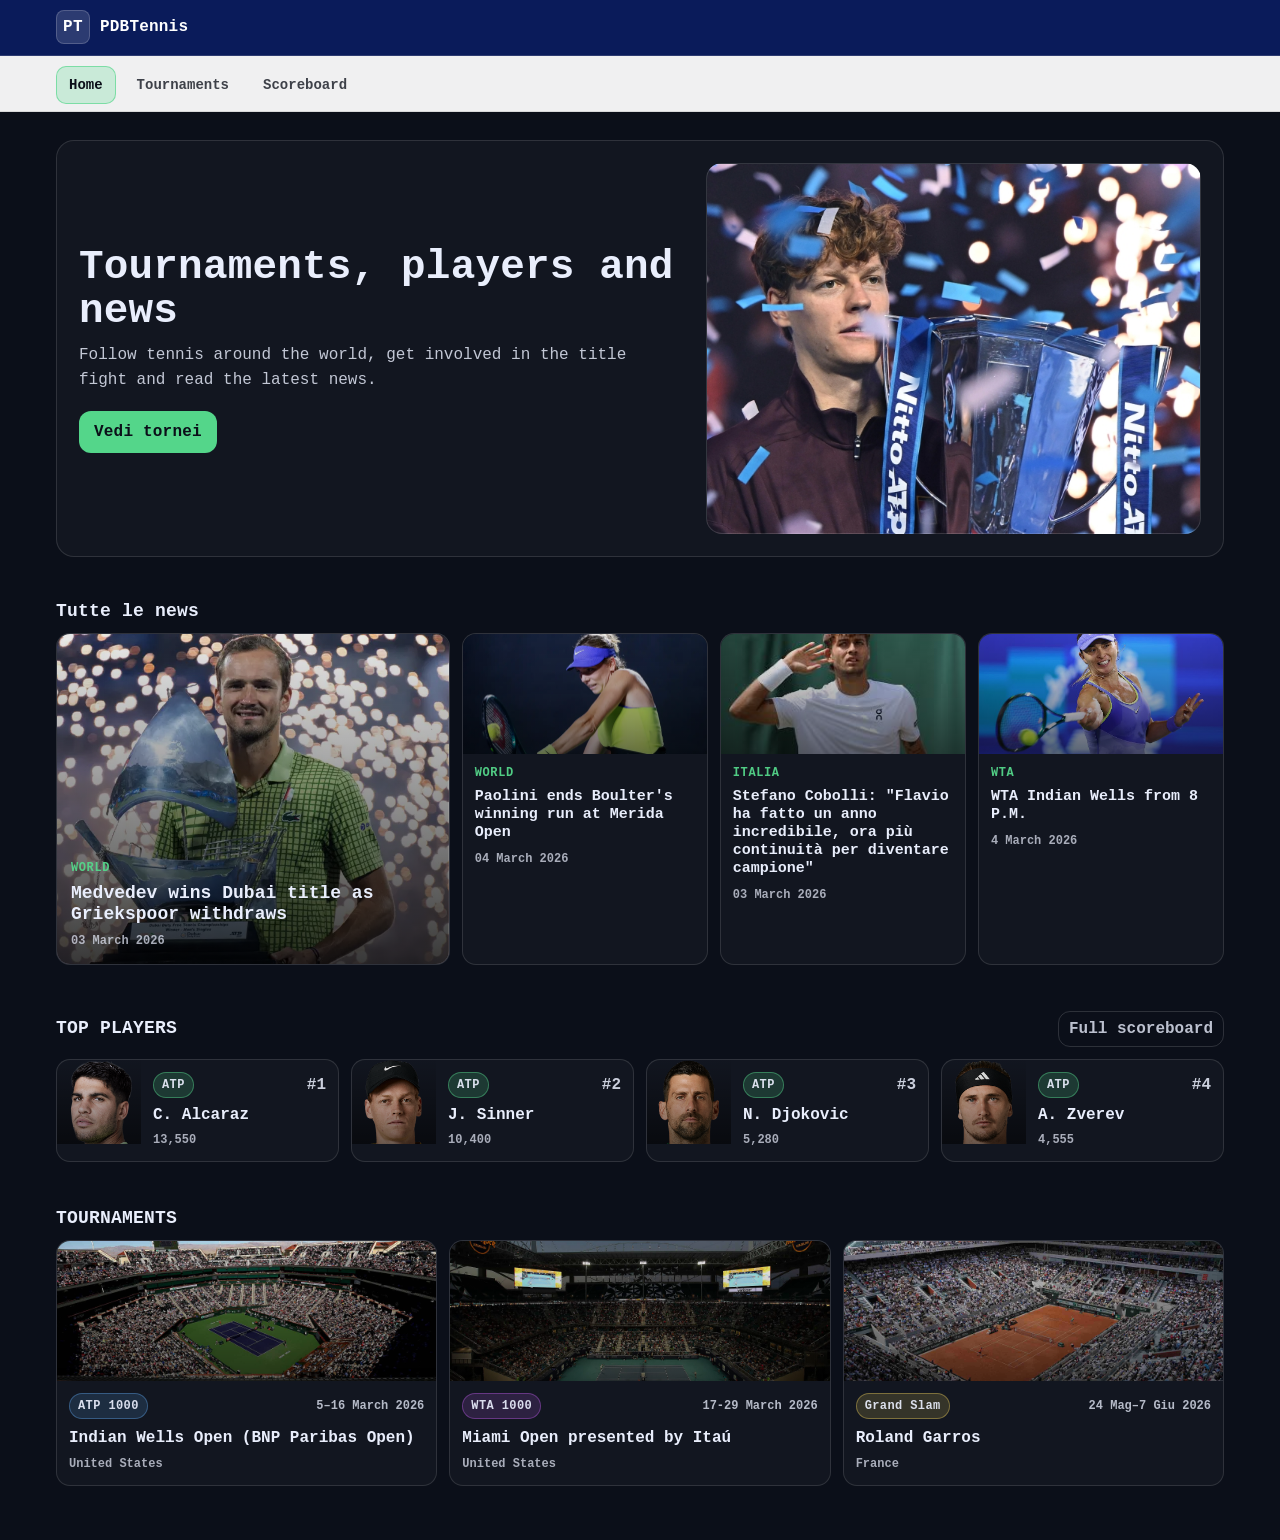
<file: index.html>
<!DOCTYPE html>
<html lang="en">

<head>
    <meta charset="UTF-8">
    <meta name="viewport" content="width=device-width, initial-scale=1.0">
    <title>PDBTennis</title>
    <link rel="stylesheet" href="css/style.css">
    <link rel="icon" href="assets\logo.png" type="image/png">
</head>

<body class="page">
    <div class="topbar" aria-label="Barra superiore">
        <div class="topbar__inner">
            <div class="topbar__left">
                <a class="topbar__brand" href="index.html" aria-label="PDBTennis Home">
                    <span class="topbar__brandMark" aria-hidden="true">PT</span>
                    <span class="topbar__brandText">PDBTennis</span>
                </a>
            </div>


        </div>
    </div>

    <header class="header" aria-label="Navigazione principale">
        <div class="header__inner">
            <nav class="header__nav">
                <a class="header__link header__link--active" href="index.html">Home</a>
                <a class="header__link" href="pages/tornei.html">Tournaments</a>
                <a class="header__link" href="pages/classifca.html">Scoreboard</a>


            </nav>


        </div>
    </header>

    <main class="main">
        <section class="hero" aria-label="Sezione introduttiva">
            <div class="hero__inner">
                <div class="hero__content">
                    <h1 class="hero__title">Tournaments, players and news</h1>
                    <p class="hero__subtitle">
                        Follow tennis around the world, get involved in the title fight and read the latest news.
                    </p>

                    <div class="hero__actions">
                        <a class="button button--primary" href="pages/tornei.html">Vedi tornei</a>
                        
                    </div>
                </div>

                <div class="hero__media" aria-hidden="true">
                    <div class="hero__image" role="img" aria-label="Campo da tennis"></div>
                </div>
            </div>
        </section>

        <section class="news" aria-label="Ultime news">
            <div class="news__header">
                <h2 class="news__title">Tutte le news</h2>
            </div>

            <div class="newsGrid">
                <article class="newsCard newsCard--featured">
                    <a class="newsCard__link" aria-label="Apri news principale">
                        <div class="newsCard__media" aria-hidden="true"></div>

                        <div class="newsCard__overlay">
                            <div class="newsCard__kicker">WORLD</div>
                            <h3 class="newsCard__headline">
                                Medvedev wins Dubai title as Griekspoor withdraws
                            </h3>
                            <div class="newsCard__meta">03 March 2026</div>
                        </div>
                    </a>
                </article>

                <article class="newsCard">
                    <a class="newsCard__link" aria-label="Apri news 1">
                        <div class="newsCard__thumb" aria-hidden="true"></div>
                        <div class="newsCard__body">
                            <div class="newsCard__kicker">WORLD</div>
                            <h3 class="newsCard__headline newsCard__headline--small">
                                Paolini ends Boulter's winning run at Merida Open
                            </h3>
                            <div class="newsCard__meta">04 March 2026</div>
                        </div>
                    </a>
                </article>

                <article class="newsCard">
                    <a class="newsCard__link" aria-label="Apri news 2">
                        <div class="newsCard__thumb newsCard__thumb--b" aria-hidden="true"></div>
                        <div class="newsCard__body">
                            <div class="newsCard__kicker">ITALIA</div>
                            <h3 class="newsCard__headline newsCard__headline--small">
                                Stefano Cobolli: "Flavio ha fatto un anno incredibile, ora più continuità per diventare
                                campione"
                            </h3>
                            <div class="newsCard__meta">03 March 2026</div>
                        </div>
                    </a>
                </article>

                <article class="newsCard">
                    <a class="newsCard__link" aria-label="Apri news 3">
                        <div class="newsCard__thumb newsCard__thumb--c" aria-hidden="true"></div>
                        <div class="newsCard__body">
                            <div class="newsCard__kicker">WTA</div>
                            <h3 class="newsCard__headline newsCard__headline--small">
                                WTA Indian Wells from 8 P.M.
                            </h3>
                            <div class="newsCard__meta">4 March 2026</div>
                        </div>
                    </a>
                </article>
            </div>
        </section>

        <section class="section" aria-label="Migliori giocatori">
            <div class="section__header">
                <h2 class="section__title">TOP PLAYERS</h2>
                <a class="section__more" href="pages/classifca.html">Full scoreboard</a>
            </div>

            <div class="cardGrid cardGrid--4">
                <article class="miniCard">
                    <a class="miniCard__link" aria-label="Giocatore 1">
                        <div class="miniCard__avatar miniCard__avatar--a" aria-hidden="true"></div>
                        <div class="miniCard__content">
                            <div class="miniCard__top">
                                <span class="pill">ATP</span>
                                <span class="miniCard__rank">#1</span>
                            </div>
                            <h3 class="miniCard__title">C. Alcaraz</h3>
                            <div class="miniCard__meta">13,550</div>
                        </div>
                    </a>
                </article>

                <article class="miniCard">
                    <a class="miniCard__link" aria-label="Giocatore 2">
                        <div class="miniCard__avatar miniCard__avatar--b" aria-hidden="true"></div>
                        <div class="miniCard__content">
                            <div class="miniCard__top">
                                <span class="pill">ATP</span>
                                <span class="miniCard__rank">#2</span>
                            </div>
                            <h3 class="miniCard__title">J. Sinner</h3>
                            <div class="miniCard__meta">10,400</div>
                        </div>
                    </a>
                </article>

                <article class="miniCard">
                    <a class="miniCard__link" aria-label="Giocatore 3">
                        <div class="miniCard__avatar miniCard__avatar--c" aria-hidden="true"></div>
                        <div class="miniCard__content">
                            <div class="miniCard__top">
                                <span class="pill">ATP</span>
                                <span class="miniCard__rank">#3</span>
                            </div>
                            <h3 class="miniCard__title">N. Djokovic</h3>
                            <div class="miniCard__meta">5,280</div>
                        </div>
                    </a>
                </article>

                <article class="miniCard">
                    <a class="miniCard__link" aria-label="Giocatore 4">
                        <div class="miniCard__avatar miniCard__avatar--d" aria-hidden="true"></div>
                        <div class="miniCard__content">
                            <div class="miniCard__top">
                                <span class="pill">ATP</span>
                                <span class="miniCard__rank">#4</span>
                            </div>
                            <h3 class="miniCard__title">A. Zverev</h3>
                            <div class="miniCard__meta">4,555</div>
                        </div>
                    </a>
                </article>
            </div>
        </section>

        <section class="section" aria-label="Tornei in evidenza">
            <div class="section__header">
                <h2 class="section__title">TOURNAMENTS</h2>

            </div>

            <div class="cardGrid cardGrid--3">
                <article class="tourneyCard">
                    <a class="tourneyCard__link" href="pages/tornei.html#indianwells" aria-label="Indian Wells">
                        <div class="tourneyCard__banner tourneyCard__banner--a" aria-hidden="true"></div>
                        <div class="tourneyCard__body">
                            <div class="tourneyCard__top">
                                <span class="pill pill--blue">ATP 1000</span>
                                <span class="tourneyCard__date">5–16 March 2026</span>
                            </div>
                            <h3 class="tourneyCard__title">Indian Wells Open (BNP Paribas Open)</h3>
                            <div class="tourneyCard__meta">United States</div>
                        </div>
                    </a>
                </article>

                <article class="tourneyCard">
                    <a class="tourneyCard__link" href="pages/tornei.html#miami" aria-label="Miami Open">
                        <div class="tourneyCard__banner tourneyCard__banner--b" aria-hidden="true"></div>
                        <div class="tourneyCard__body">
                            <div class="tourneyCard__top">
                                <span class="pill pill--purple">WTA 1000</span>
                                <span class="tourneyCard__date">17-29 March 2026</span>
                            </div>
                            <h3 class="tourneyCard__title">Miami Open presented by Itaú</h3>
                            <div class="tourneyCard__meta">United States</div>
                        </div>
                    </a>
                </article>

                <article class="tourneyCard">
                    <a class="tourneyCard__link" href="pages/tornei.html#rolandgarros" aria-label="Roland Garros">
                        <div class="tourneyCard__banner tourneyCard__banner--c" aria-hidden="true"></div>
                        <div class="tourneyCard__body">
                            <div class="tourneyCard__top">
                                <span class="pill pill--gold">Grand Slam</span>
                                <span class="tourneyCard__date">24 Mag–7 Giu 2026</span>
                            </div>
                            <h3 class="tourneyCard__title">Roland Garros</h3>
                            <div class="tourneyCard__meta">France</div>
                        </div>
                    </a>
                </article>
            </div>
        </section>
    </main>

    <button id="scrollTopBtn" aria-label="Torna su">
     ↑
    </button>
    <script>
        const scrollBtn = document.getElementById('scrollTopBtn');

        window.onscroll = () => {
        scrollBtn.style.display = (document.documentElement.scrollTop > 100) ? 'block' : 'none';
        };

        scrollBtn.addEventListener('click', () => {
        window.scrollTo({ top: 0, behavior: 'smooth' });
        });
    </script> 
</body>

</html>
</file>
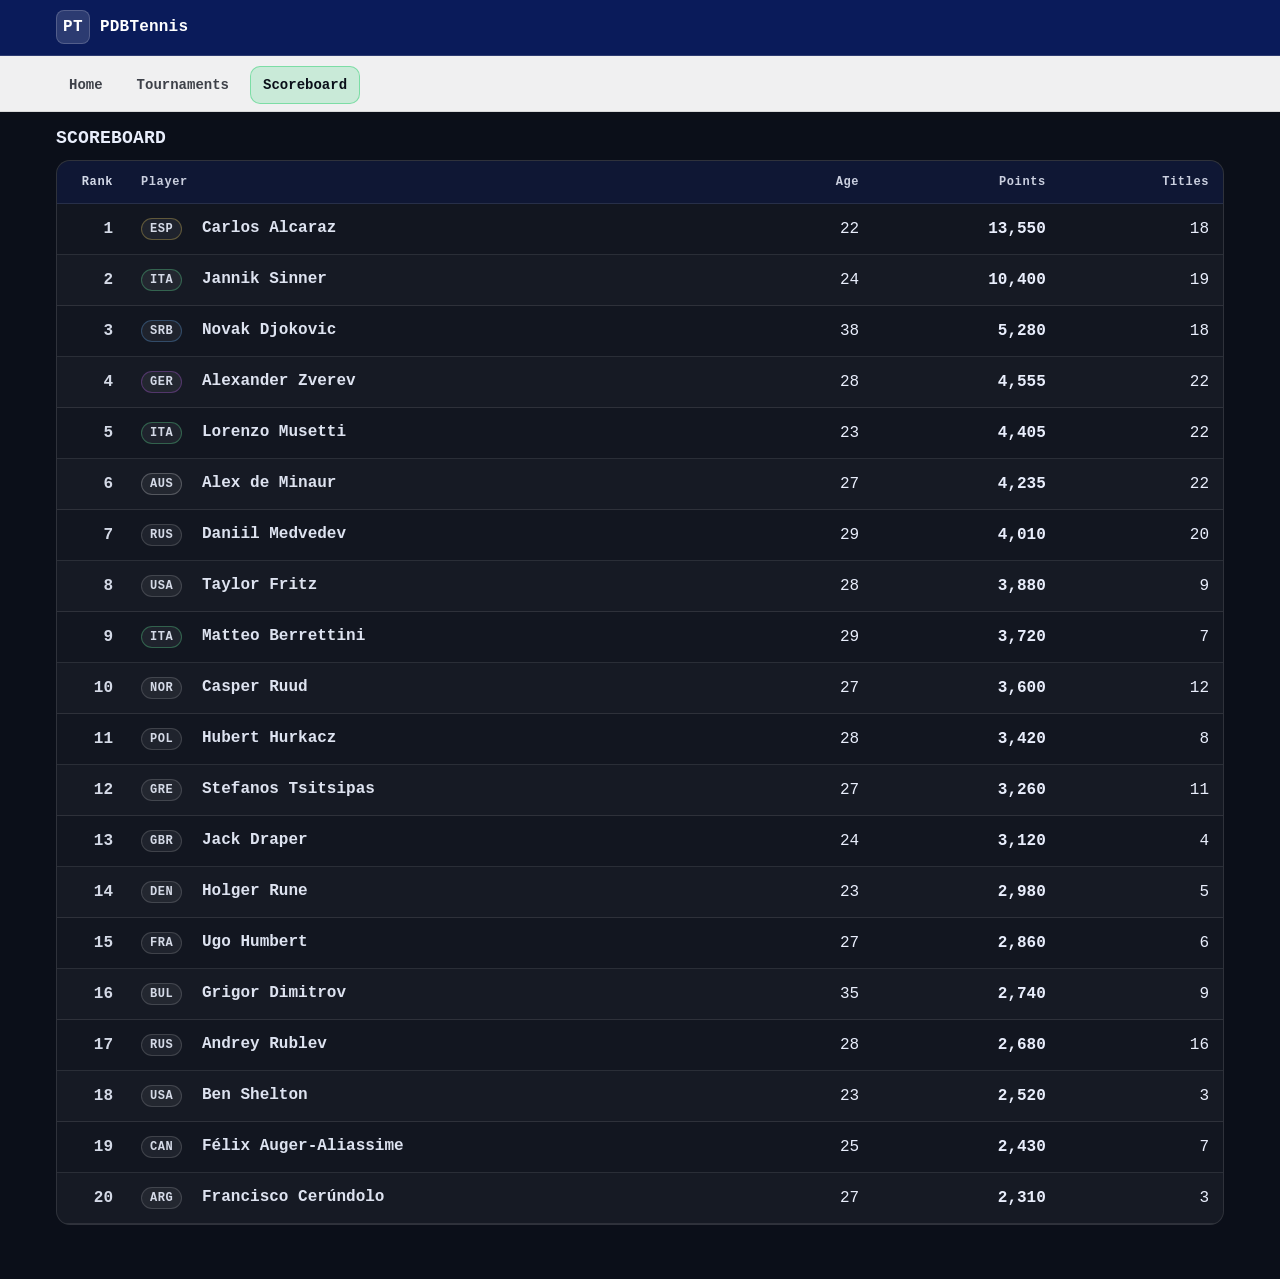
<file: pages/classifca.html>
<!DOCTYPE html>
<html lang="en">

<head>
  <meta charset="UTF-8">
  <meta name="viewport" content="width=device-width, initial-scale=1.0">
  <title>PDBTennis — Scoreboard</title>
  <link rel="stylesheet" href="../css/style.css">
  <link rel="icon" href="../assets/logo.png" type="image/png">

</head>

<body class="page">
  <div class="topbar" aria-label="Barra superiore">
    <div class="topbar__inner">
      <div class="topbar__left">
        <a class="topbar__brand" href="../index.html" aria-label="PDBTennis Home">
          <span class="topbar__brandMark" aria-hidden="true">PT</span>
          <span class="topbar__brandText">PDBTennis</span>
        </a>
      </div>
    </div>
  </div>

  <header class="header" aria-label="Navigazione principale">
    <div class="header__inner">
      <nav class="header__nav">
        <a class="header__link" href="../index.html">Home</a>
        <a class="header__link" href="tornei.html">Tournaments</a>
        <a class="header__link header__link--active" href="classifca.html">Scoreboard</a>

      </nav>
    </div>
  </header>

  <main class="main">
    <section class="section" aria-label="Scoreboard">
      <div class="section__header">
        <h1 class="section__title">SCOREBOARD</h1>
      </div>

     

      <div class="tableWrap" role="region" aria-label="ATP Ranking Table">
        <table class="rankTable">
          <thead>
            <tr>
              <th class="rankTable__th rankTable__th--rank" scope="col">Rank</th>
              <th class="rankTable__th" scope="col">Player</th>
              <th class="rankTable__th rankTable__th--num" scope="col">Age</th>
              <th class="rankTable__th rankTable__th--num" scope="col">Points</th>
              <th class="rankTable__th rankTable__th--num" scope="col">Titles</th>
            </tr>
          </thead>

          <tbody>
            <tr class="rankTable__row">
              <td class="rankTable__td rankTable__td--rank">1</td>
              <td class="rankTable__td">
                <span class="cc cc--esp">ESP</span>
                <span class="rankTable__name">Carlos Alcaraz</span>
              </td>
              <td class="rankTable__td rankTable__td--num">22</td>
              <td class="rankTable__td rankTable__td--num"><strong>13,550</strong></td>
              <td class="rankTable__td rankTable__td--num">18</td>
            </tr>

            <tr class="rankTable__row">
              <td class="rankTable__td rankTable__td--rank">2</td>
              <td class="rankTable__td">
                <span class="cc cc--ita">ITA</span>
                <span class="rankTable__name">Jannik Sinner</span>
              </td>
              <td class="rankTable__td rankTable__td--num">24</td>
              <td class="rankTable__td rankTable__td--num"><strong>10,400</strong></td>
              <td class="rankTable__td rankTable__td--num">19</td>
            </tr>

            <tr class="rankTable__row">
              <td class="rankTable__td rankTable__td--rank">3</td>
              <td class="rankTable__td">
                <span class="cc cc--srb">SRB</span>
                <span class="rankTable__name">Novak Djokovic</span>
              </td>
              <td class="rankTable__td rankTable__td--num">38</td>
              <td class="rankTable__td rankTable__td--num"><strong>5,280</strong></td>
              <td class="rankTable__td rankTable__td--num">18</td>
            </tr>

            <tr class="rankTable__row">
              <td class="rankTable__td rankTable__td--rank">4</td>
              <td class="rankTable__td">
                <span class="cc cc--ger">GER</span>
                <span class="rankTable__name">Alexander Zverev</span>
              </td>
              <td class="rankTable__td rankTable__td--num">28</td>
              <td class="rankTable__td rankTable__td--num"><strong>4,555</strong></td>
              <td class="rankTable__td rankTable__td--num">22</td>
            </tr>

            <tr class="rankTable__row">
              <td class="rankTable__td rankTable__td--rank">5</td>
              <td class="rankTable__td">
                <span class="cc cc--ita">ITA</span>
                <span class="rankTable__name">Lorenzo Musetti</span>
              </td>
              <td class="rankTable__td rankTable__td--num">23</td>
              <td class="rankTable__td rankTable__td--num"><strong>4,405</strong></td>
              <td class="rankTable__td rankTable__td--num">22</td>
            </tr>

            <tr class="rankTable__row">
              <td class="rankTable__td rankTable__td--rank">6</td>
              <td class="rankTable__td">
                <span class="cc cc--aus">AUS</span>
                <span class="rankTable__name">Alex de Minaur</span>
              </td>
              <td class="rankTable__td rankTable__td--num">27</td>
              <td class="rankTable__td rankTable__td--num"><strong>4,235</strong></td>
              <td class="rankTable__td rankTable__td--num">22</td>
            </tr>

            <tr class="rankTable__row">
              <td class="rankTable__td rankTable__td--rank">7</td>
              <td class="rankTable__td">
                <span class="cc">RUS</span>
                <span class="rankTable__name">Daniil Medvedev</span>
              </td>
              <td class="rankTable__td rankTable__td--num">29</td>
              <td class="rankTable__td rankTable__td--num"><strong>4,010</strong></td>
              <td class="rankTable__td rankTable__td--num">20</td>
            </tr>

            <tr class="rankTable__row">
              <td class="rankTable__td rankTable__td--rank">8</td>
              <td class="rankTable__td">
                <span class="cc">USA</span>
                <span class="rankTable__name">Taylor Fritz</span>
              </td>
              <td class="rankTable__td rankTable__td--num">28</td>
              <td class="rankTable__td rankTable__td--num"><strong>3,880</strong></td>
              <td class="rankTable__td rankTable__td--num">9</td>
            </tr>

            <tr class="rankTable__row">
              <td class="rankTable__td rankTable__td--rank">9</td>
              <td class="rankTable__td">
                <span class="cc cc--ita">ITA</span>
                <span class="rankTable__name">Matteo Berrettini</span>
              </td>
              <td class="rankTable__td rankTable__td--num">29</td>
              <td class="rankTable__td rankTable__td--num"><strong>3,720</strong></td>
              <td class="rankTable__td rankTable__td--num">7</td>
            </tr>

            <tr class="rankTable__row">
              <td class="rankTable__td rankTable__td--rank">10</td>
              <td class="rankTable__td">
                <span class="cc">NOR</span>
                <span class="rankTable__name">Casper Ruud</span>
              </td>
              <td class="rankTable__td rankTable__td--num">27</td>
              <td class="rankTable__td rankTable__td--num"><strong>3,600</strong></td>
              <td class="rankTable__td rankTable__td--num">12</td>
            </tr>

            <tr class="rankTable__row">
              <td class="rankTable__td rankTable__td--rank">11</td>
              <td class="rankTable__td">
                <span class="cc">POL</span>
                <span class="rankTable__name">Hubert Hurkacz</span>
              </td>
              <td class="rankTable__td rankTable__td--num">28</td>
              <td class="rankTable__td rankTable__td--num"><strong>3,420</strong></td>
              <td class="rankTable__td rankTable__td--num">8</td>
            </tr>

            <tr class="rankTable__row">
              <td class="rankTable__td rankTable__td--rank">12</td>
              <td class="rankTable__td">
                <span class="cc">GRE</span>
                <span class="rankTable__name">Stefanos Tsitsipas</span>
              </td>
              <td class="rankTable__td rankTable__td--num">27</td>
              <td class="rankTable__td rankTable__td--num"><strong>3,260</strong></td>
              <td class="rankTable__td rankTable__td--num">11</td>
            </tr>

            <tr class="rankTable__row">
              <td class="rankTable__td rankTable__td--rank">13</td>
              <td class="rankTable__td">
                <span class="cc">GBR</span>
                <span class="rankTable__name">Jack Draper</span>
              </td>
              <td class="rankTable__td rankTable__td--num">24</td>
              <td class="rankTable__td rankTable__td--num"><strong>3,120</strong></td>
              <td class="rankTable__td rankTable__td--num">4</td>
            </tr>

            <tr class="rankTable__row">
              <td class="rankTable__td rankTable__td--rank">14</td>
              <td class="rankTable__td">
                <span class="cc">DEN</span>
                <span class="rankTable__name">Holger Rune</span>
              </td>
              <td class="rankTable__td rankTable__td--num">23</td>
              <td class="rankTable__td rankTable__td--num"><strong>2,980</strong></td>
              <td class="rankTable__td rankTable__td--num">5</td>
            </tr>

            <tr class="rankTable__row">
              <td class="rankTable__td rankTable__td--rank">15</td>
              <td class="rankTable__td">
                <span class="cc">FRA</span>
                <span class="rankTable__name">Ugo Humbert</span>
              </td>
              <td class="rankTable__td rankTable__td--num">27</td>
              <td class="rankTable__td rankTable__td--num"><strong>2,860</strong></td>
              <td class="rankTable__td rankTable__td--num">6</td>
            </tr>

            <tr class="rankTable__row">
              <td class="rankTable__td rankTable__td--rank">16</td>
              <td class="rankTable__td">
                <span class="cc">BUL</span>
                <span class="rankTable__name">Grigor Dimitrov</span>
              </td>
              <td class="rankTable__td rankTable__td--num">35</td>
              <td class="rankTable__td rankTable__td--num"><strong>2,740</strong></td>
              <td class="rankTable__td rankTable__td--num">9</td>
            </tr>

            <tr class="rankTable__row">
              <td class="rankTable__td rankTable__td--rank">17</td>
              <td class="rankTable__td">
                <span class="cc">RUS</span>
                <span class="rankTable__name">Andrey Rublev</span>
              </td>
              <td class="rankTable__td rankTable__td--num">28</td>
              <td class="rankTable__td rankTable__td--num"><strong>2,680</strong></td>
              <td class="rankTable__td rankTable__td--num">16</td>
            </tr>

            <tr class="rankTable__row">
              <td class="rankTable__td rankTable__td--rank">18</td>
              <td class="rankTable__td">
                <span class="cc">USA</span>
                <span class="rankTable__name">Ben Shelton</span>
              </td>
              <td class="rankTable__td rankTable__td--num">23</td>
              <td class="rankTable__td rankTable__td--num"><strong>2,520</strong></td>
              <td class="rankTable__td rankTable__td--num">3</td>
            </tr>

            <tr class="rankTable__row">
              <td class="rankTable__td rankTable__td--rank">19</td>
              <td class="rankTable__td">
                <span class="cc">CAN</span>
                <span class="rankTable__name">Félix Auger-Aliassime</span>
              </td>
              <td class="rankTable__td rankTable__td--num">25</td>
              <td class="rankTable__td rankTable__td--num"><strong>2,430</strong></td>
              <td class="rankTable__td rankTable__td--num">7</td>
            </tr>

            <tr class="rankTable__row">
              <td class="rankTable__td rankTable__td--rank">20</td>
              <td class="rankTable__td">
                <span class="cc">ARG</span>
                <span class="rankTable__name">Francisco Cerúndolo</span>
              </td>
              <td class="rankTable__td rankTable__td--num">27</td>
              <td class="rankTable__td rankTable__td--num"><strong>2,310</strong></td>
              <td class="rankTable__td rankTable__td--num">3</td>
            </tr>
          </tbody>
        </table>
      </div>
    </section>
  </main>

  <button id="scrollTopBtn" aria-label="Torna su">
  ↑
  </button>
  <script>
    const scrollBtn = document.getElementById('scrollTopBtn');

    window.onscroll = () => {
      scrollBtn.style.display = (document.documentElement.scrollTop > 100) ? 'block' : 'none';
    };

    scrollBtn.addEventListener('click', () => {
      window.scrollTo({ top: 0, behavior: 'smooth' });
    });
  </script> 
</body>
</html>
</file>
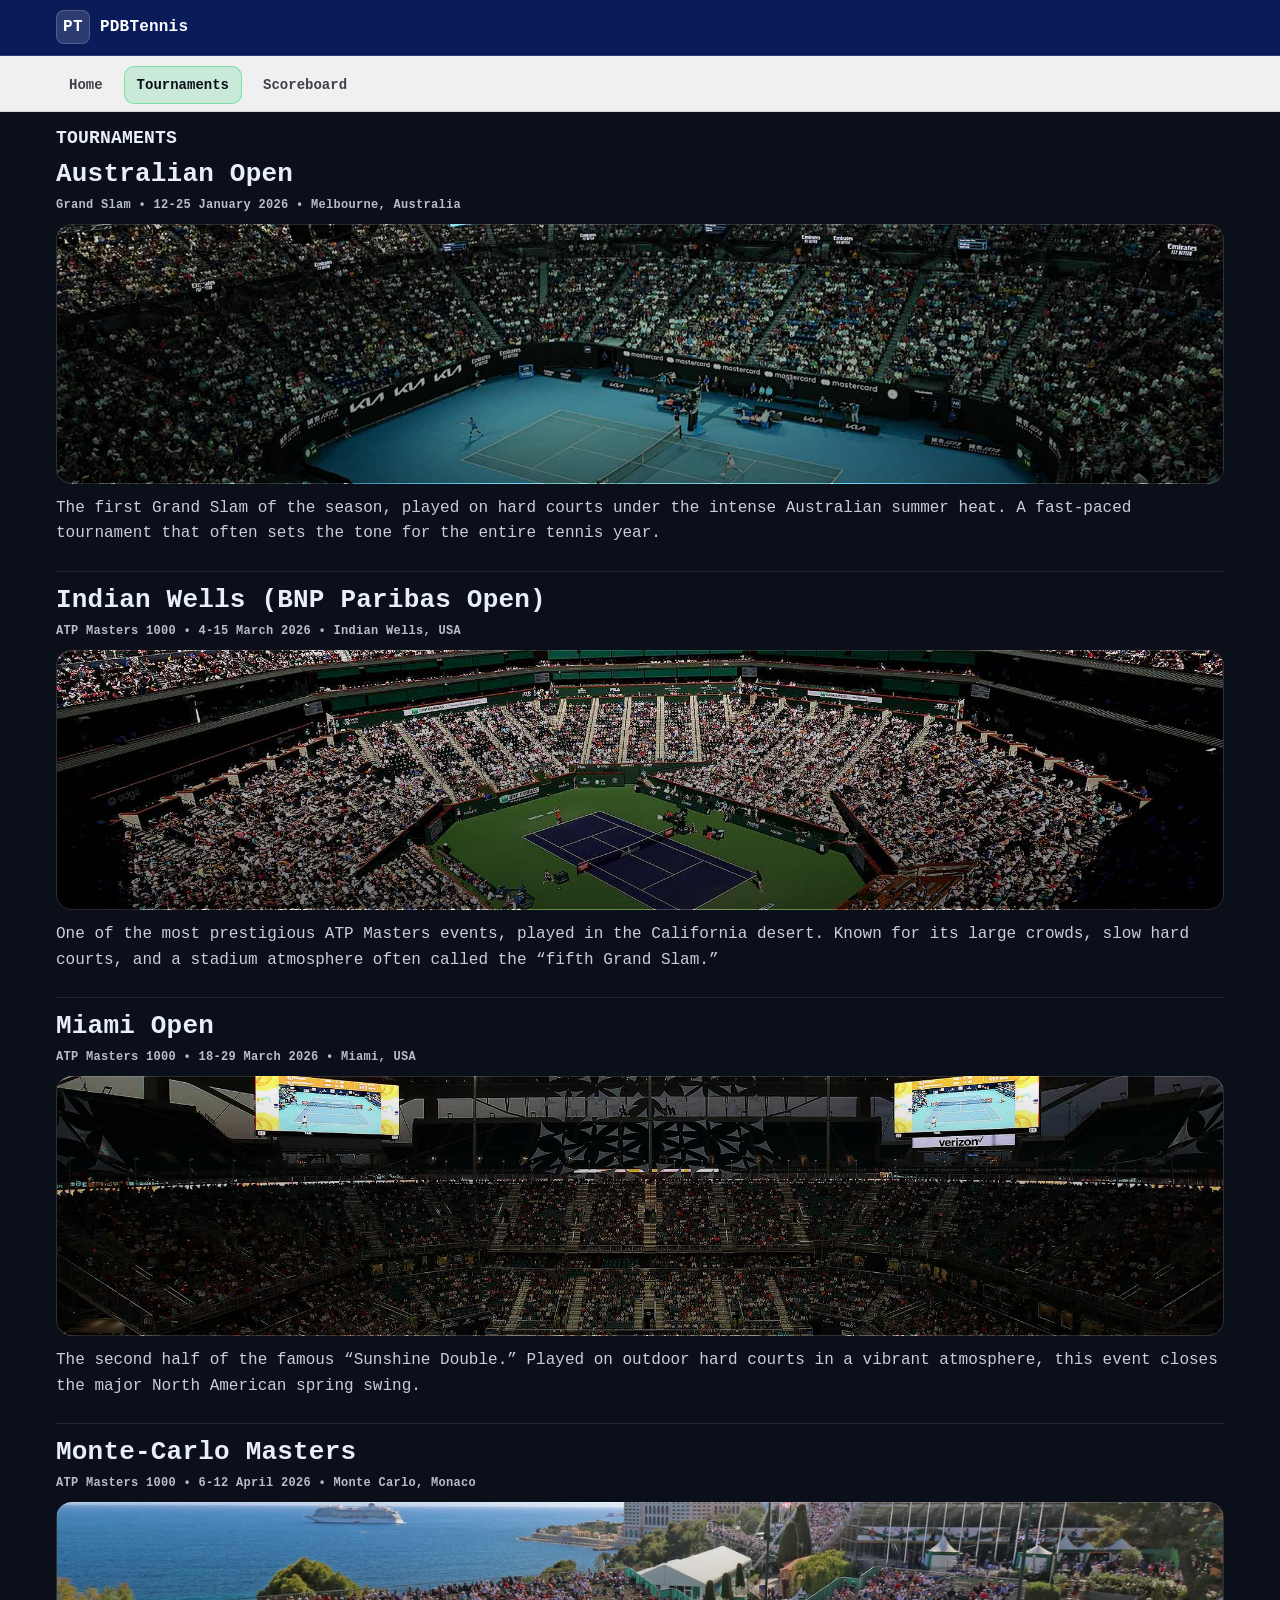
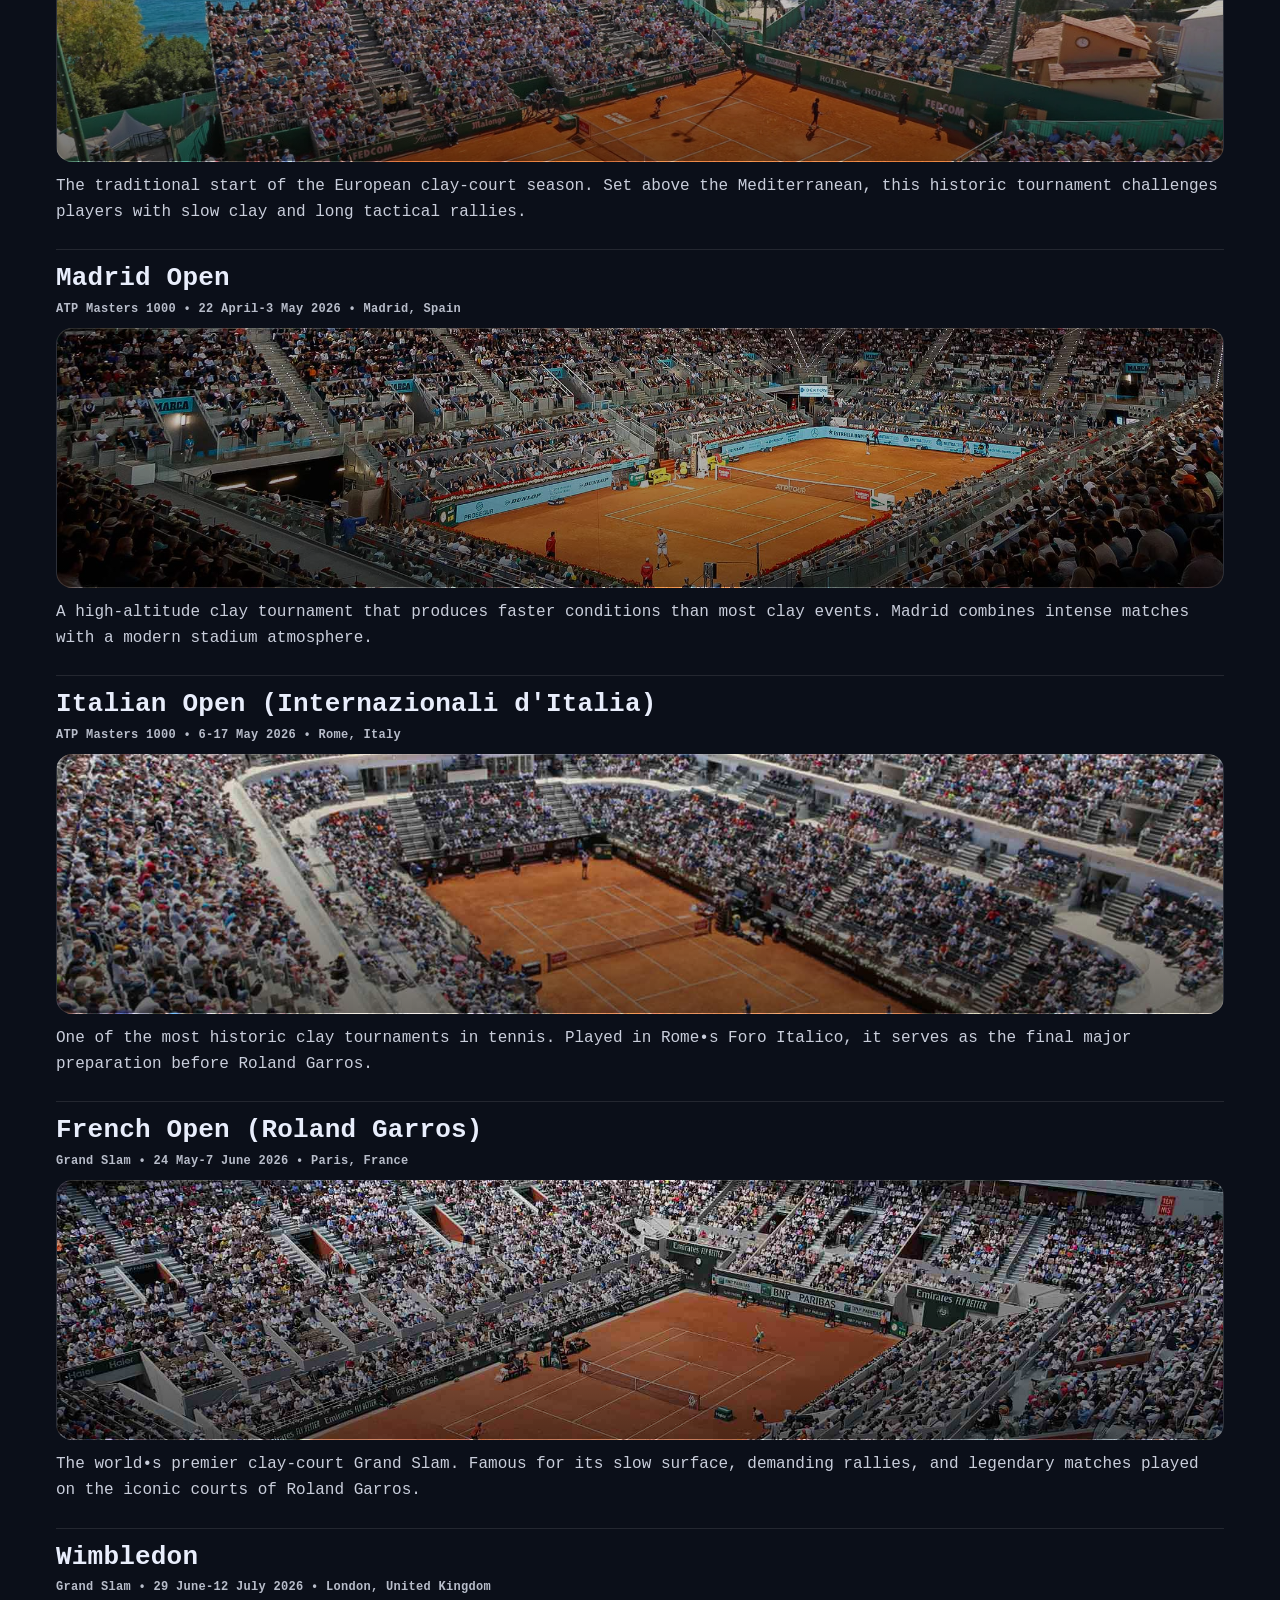
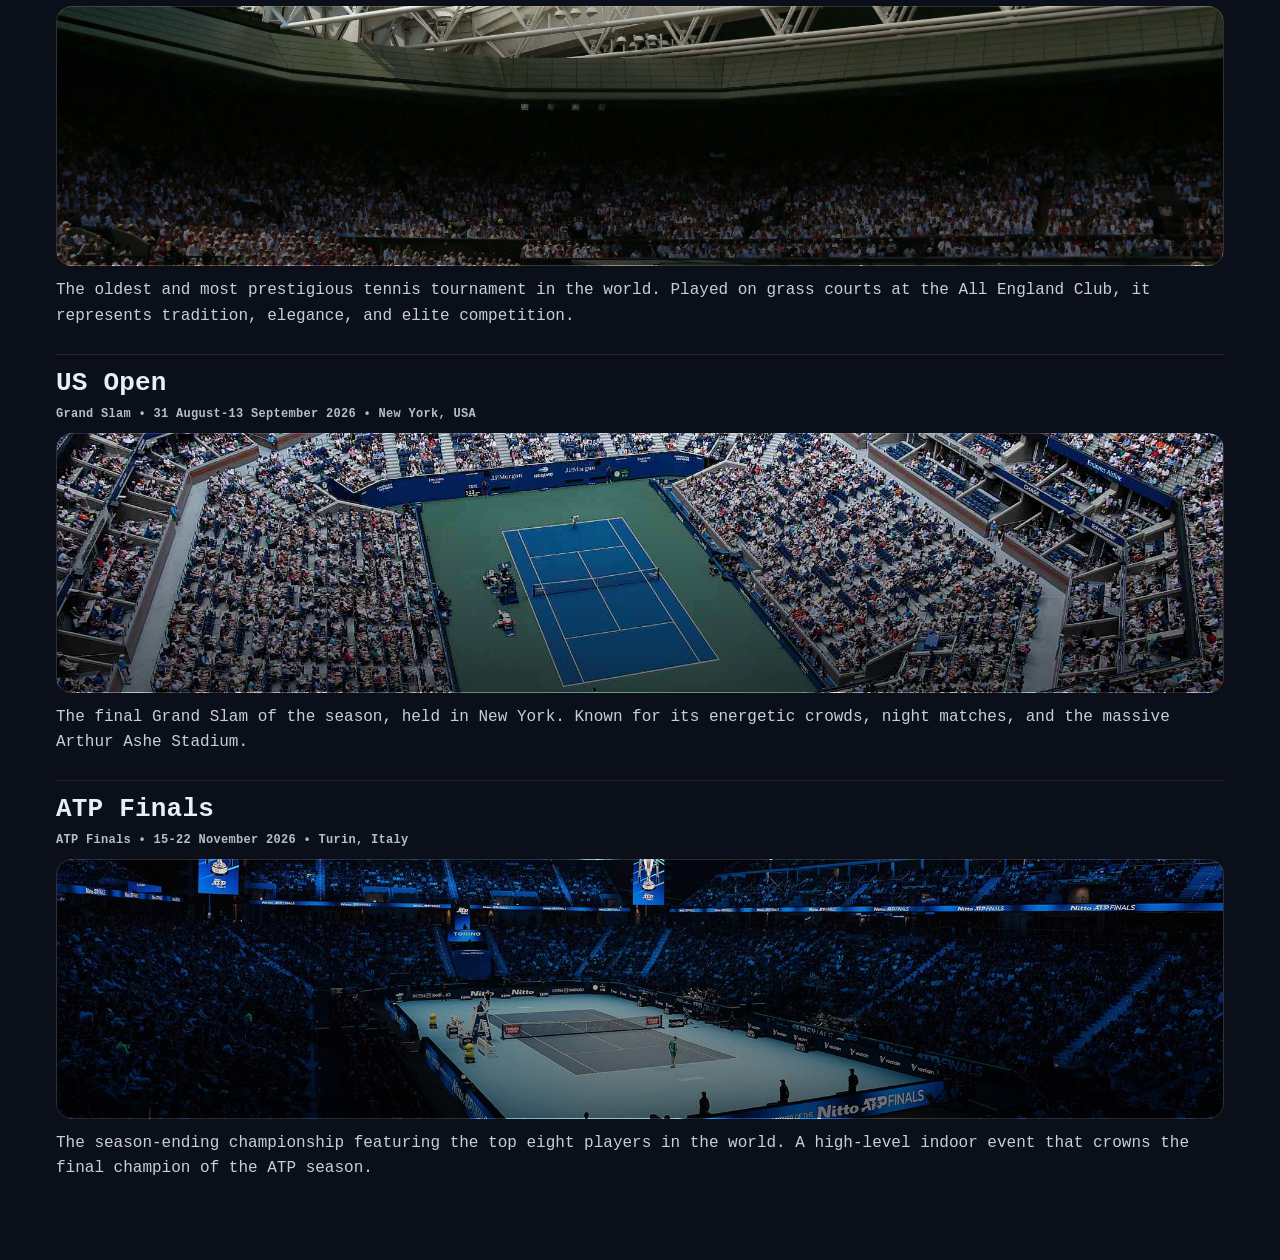
<file: pages/tornei.html>
<!DOCTYPE html>
<html lang="en">

<head>
<meta charset="UTF-8">
<meta name="viewport" content="width=device-width, initial-scale=1.0">
<title>PDBTennis — Tournaments</title>
<link rel="stylesheet" href="../css/style.css">
<link rel="icon" href="../assets/logo.png" type="image/png">
</head>

<body class="page">
<div class="topbar" aria-label="Barra superiore">
<div class="topbar__inner">
<div class="topbar__left">
<a class="topbar__brand" href="../index.html" aria-label="PDBTennis Home">
<span class="topbar__brandMark" aria-hidden="true">PT</span>
<span class="topbar__brandText">PDBTennis</span>
</a>
</div>
</div>
</div>

<header class="header" aria-label="Navigazione principale">
<div class="header__inner">
<nav class="header__nav">
<a class="header__link" href="../index.html">Home</a>
<a class="header__link header__link--active" href="tornei.html">Tournaments</a>
<a class="header__link" href="classifca.html">Scoreboard</a>

</nav>
</div>
</header>

<main class="main">
<section class="section" aria-label="Tournaments">
<div class="section__header">
<h1 class="section__title">TOURNAMENTS</h1>
</div>

<article class="tourney" id="australianopen">
<h2 class="tourney__title">Australian Open</h2>
<div class="tourney__meta">Grand Slam • 12-25 January 2026 • Melbourne, Australia</div>
<div class="tourney__image tourney__image--australianopen" role="img" aria-label="Australian Open"></div>
<p class="tourney__desc">
The first Grand Slam of the season, played on hard courts under the intense Australian summer heat. A fast-paced
tournament that often sets the tone for the entire tennis year.
</p>
</article>

<article class="tourney" id="indianwells">
<h2 class="tourney__title">Indian Wells (BNP Paribas Open)</h2>
<div class="tourney__meta">ATP Masters 1000 • 4-15 March 2026 • Indian Wells, USA</div>
<div class="tourney__image tourney__image--indianwells" role="img" aria-label="Indian Wells"></div>
<p class="tourney__desc">
One of the most prestigious ATP Masters events, played in the California desert. Known for its large crowds,
slow hard courts, and a stadium atmosphere often called the “fifth Grand Slam.”
</p>
</article>

<article class="tourney" id="miami">
<h2 class="tourney__title">Miami Open</h2>
<div class="tourney__meta">ATP Masters 1000 • 18-29 March 2026 • Miami, USA</div>
<div class="tourney__image tourney__image--miami" role="img" aria-label="Miami Open"></div>
<p class="tourney__desc">
The second half of the famous “Sunshine Double.” Played on outdoor hard courts in a vibrant atmosphere,
this event closes the major North American spring swing.
</p>
</article>

<article class="tourney" id="montecarlo">
<h2 class="tourney__title">Monte-Carlo Masters</h2>
<div class="tourney__meta">ATP Masters 1000 • 6-12 April 2026 • Monte Carlo, Monaco</div>
<div class="tourney__image tourney__image--montecarlo" role="img" aria-label="Monte-Carlo Masters"></div>
<p class="tourney__desc">
The traditional start of the European clay-court season. Set above the Mediterranean, this historic
tournament challenges players with slow clay and long tactical rallies.
</p>
</article>

<article class="tourney" id="madrid">
<h2 class="tourney__title">Madrid Open</h2>
<div class="tourney__meta">ATP Masters 1000 • 22 April-3 May 2026 • Madrid, Spain</div>
<div class="tourney__image tourney__image--madrid" role="img" aria-label="Madrid Open"></div>
<p class="tourney__desc">
A high-altitude clay tournament that produces faster conditions than most clay events.
Madrid combines intense matches with a modern stadium atmosphere.
</p>
</article>

<article class="tourney" id="rome">
<h2 class="tourney__title">Italian Open (Internazionali d'Italia)</h2>
<div class="tourney__meta">ATP Masters 1000 • 6-17 May 2026 • Rome, Italy</div>
<div class="tourney__image tourney__image--rome" role="img" aria-label="Italian Open"></div>
<p class="tourney__desc">
One of the most historic clay tournaments in tennis. Played in Rome•s Foro Italico,
it serves as the final major preparation before Roland Garros.
</p>
</article>

<article class="tourney" id="rolandgarros">
<h2 class="tourney__title">French Open (Roland Garros)</h2>
<div class="tourney__meta">Grand Slam • 24 May-7 June 2026 • Paris, France</div>
<div class="tourney__image tourney__image--rolandgarros" role="img" aria-label="French Open"></div>
<p class="tourney__desc">
The world•s premier clay-court Grand Slam. Famous for its slow surface, demanding rallies,
and legendary matches played on the iconic courts of Roland Garros.
</p>
</article>

<article class="tourney" id="wimbledon">
<h2 class="tourney__title">Wimbledon</h2>
<div class="tourney__meta">Grand Slam • 29 June-12 July 2026 • London, United Kingdom</div>
<div class="tourney__image tourney__image--wimbledon" role="img" aria-label="Wimbledon"></div>
<p class="tourney__desc">
The oldest and most prestigious tennis tournament in the world. Played on grass courts
at the All England Club, it represents tradition, elegance, and elite competition.
</p>
</article>

<article class="tourney" id="usopen">
<h2 class="tourney__title">US Open</h2>
<div class="tourney__meta">Grand Slam • 31 August-13 September 2026 • New York, USA</div>
<div class="tourney__image tourney__image--usopen" role="img" aria-label="US Open"></div>
<p class="tourney__desc">
The final Grand Slam of the season, held in New York. Known for its energetic crowds,
night matches, and the massive Arthur Ashe Stadium.
</p>
</article>

<article class="tourney" id="atpfinals">
<h2 class="tourney__title">ATP Finals</h2>
<div class="tourney__meta">ATP Finals • 15-22 November 2026 • Turin, Italy</div>
<div class="tourney__image tourney__image--atpfinals" role="img" aria-label="ATP Finals"></div>
<p class="tourney__desc">
The season-ending championship featuring the top eight players in the world.
A high-level indoor event that crowns the final champion of the ATP season.
</p>
</article>

</section>
</main>

<button id="scrollTopBtn" aria-label="Torna su">
  ↑
  </button>
  <script>
    const scrollBtn = document.getElementById('scrollTopBtn');

    window.onscroll = () => {
      scrollBtn.style.display = (document.documentElement.scrollTop > 100) ? 'block' : 'none';
    };

    scrollBtn.addEventListener('click', () => {
      window.scrollTo({ top: 0, behavior: 'smooth' });
    });
  </script> 
</body>

</html>
</file>
<file: css/style.css>
@import url('base.css');
@import url('components.css');
@import url('modules.css');
@import url('layout.css');
</file>
